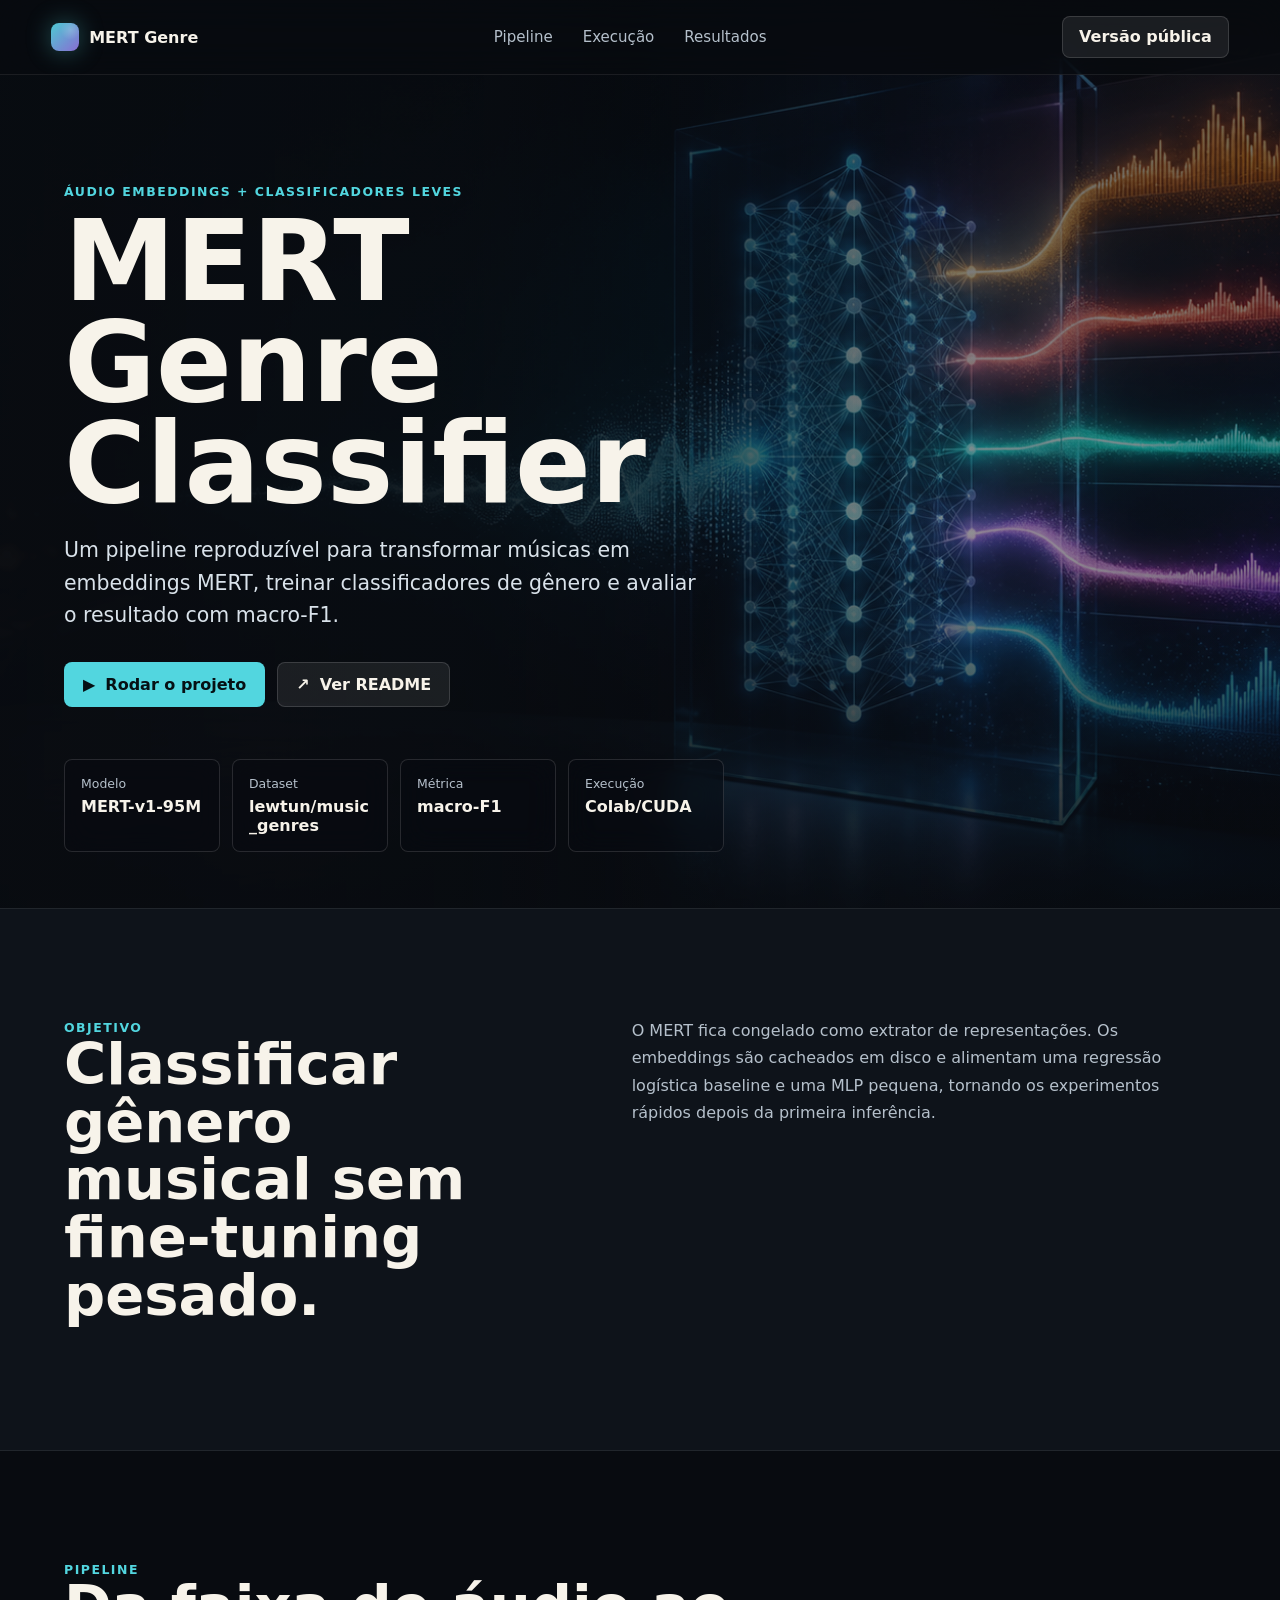
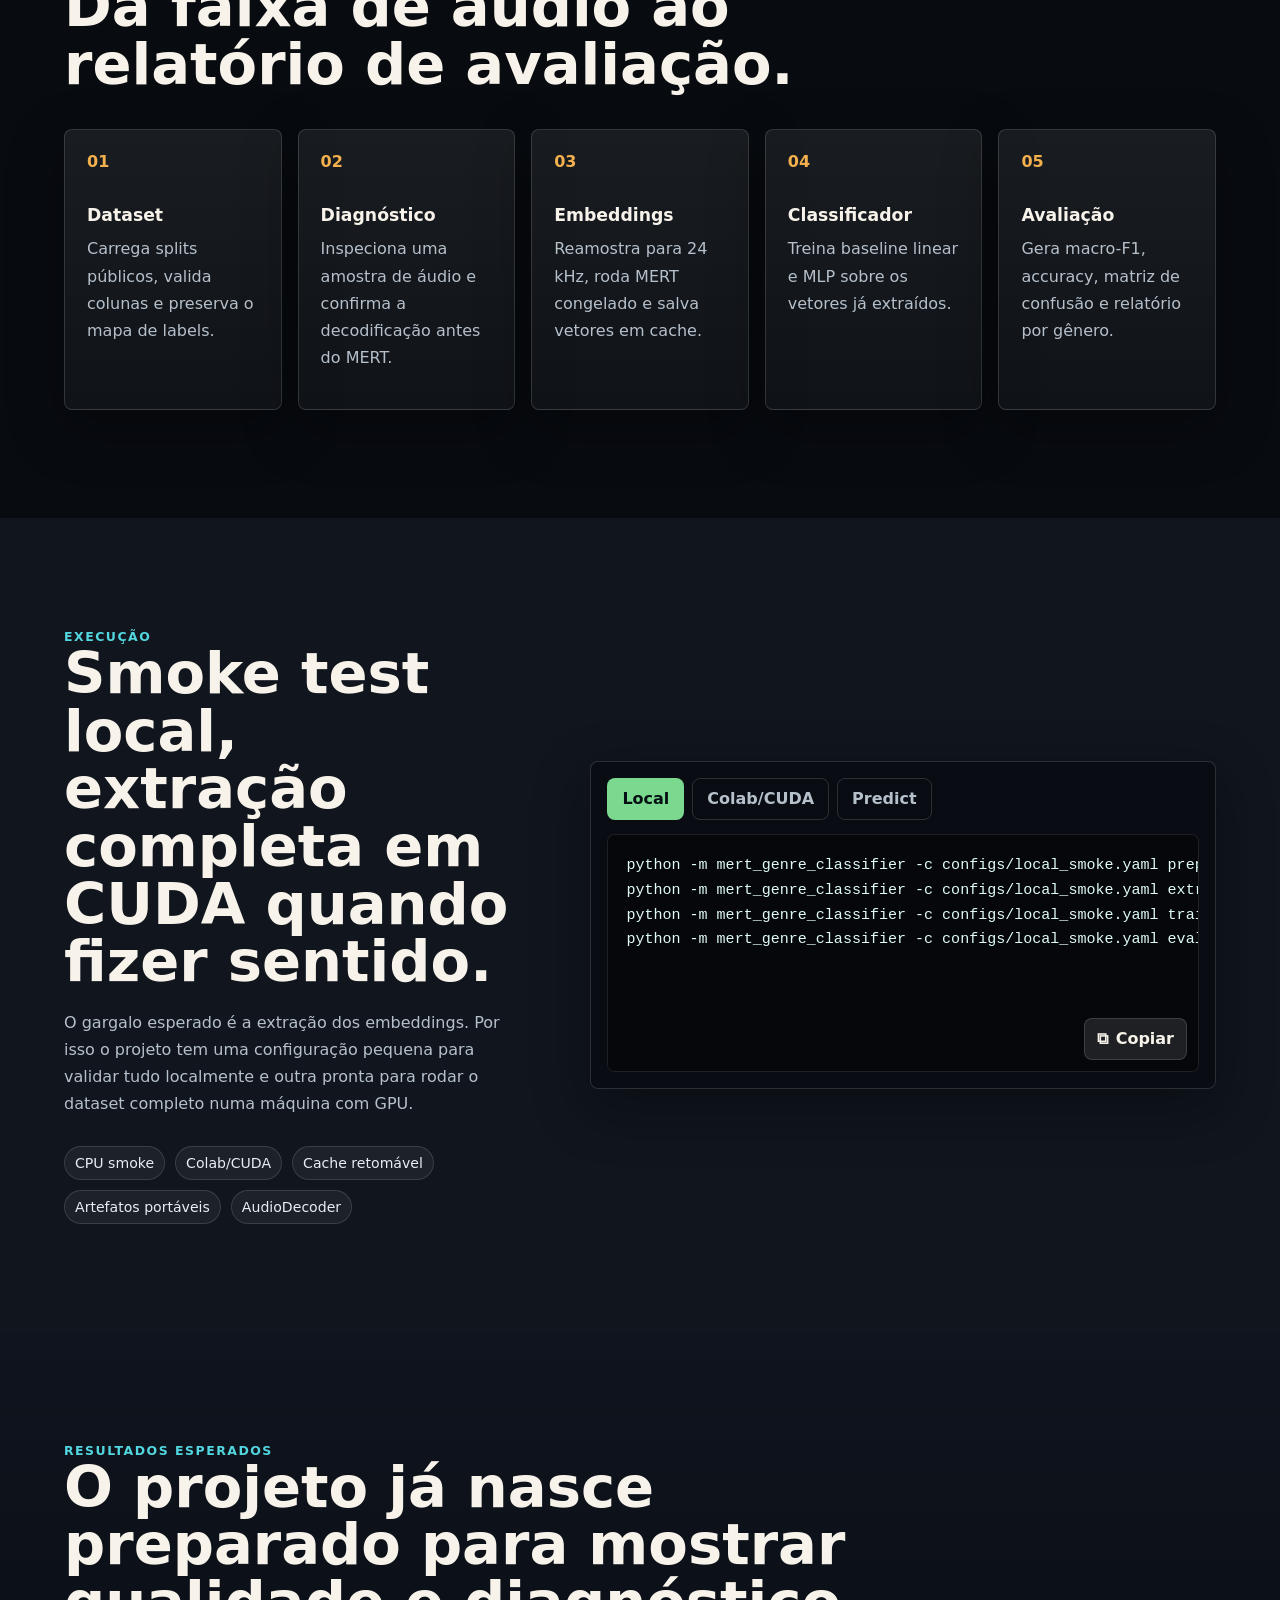
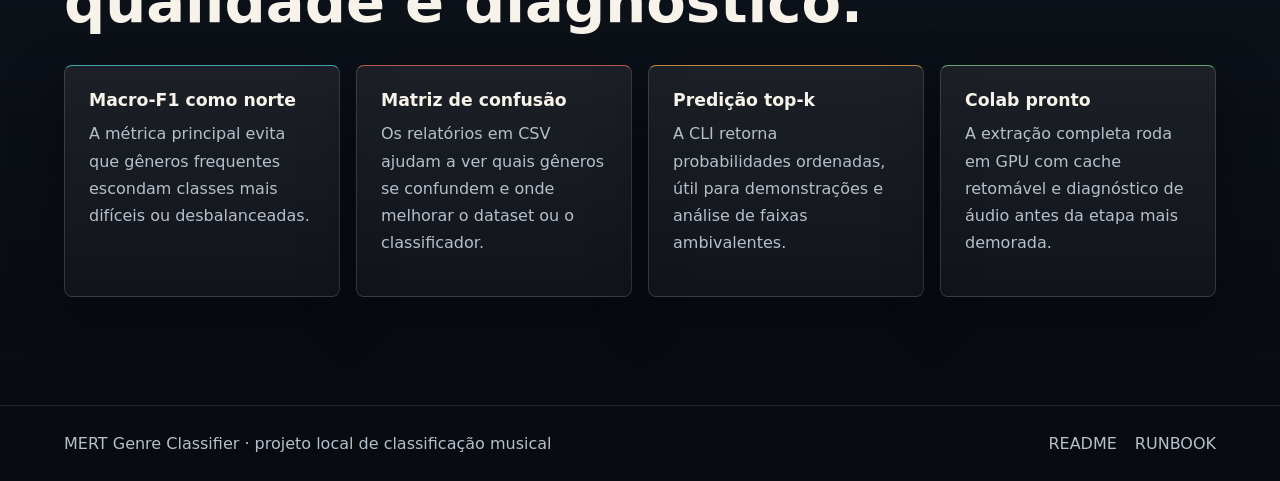
<file: site/index.html>
<!doctype html>
<html lang="pt-BR">
  <head>
    <meta charset="utf-8" />
    <meta name="viewport" content="width=device-width, initial-scale=1" />
    <meta
      name="description"
      content="Projeto de classificador de gêneros musicais com embeddings MERT congelados, pipeline local e execução CUDA opcional."
    />
    <title>MERT Genre Classifier</title>
    <link rel="stylesheet" href="styles.css" />
  </head>
  <body>
    <header class="site-header" aria-label="Navegação principal">
      <a class="brand" href="#top" aria-label="MERT Genre Classifier">
        <span class="brand-mark" aria-hidden="true"></span>
        <span>MERT Genre</span>
      </a>
      <nav class="nav-links" aria-label="Seções da página">
        <a href="#pipeline">Pipeline</a>
        <a href="#execucao">Execução</a>
        <a href="#resultados">Resultados</a>
      </nav>
      <a class="nav-action" href="publico.html">Versão pública</a>
    </header>

    <main id="top">
      <section class="hero" aria-labelledby="hero-title">
        <img
          class="hero-image"
          src="assets/mert-genre-hero.png"
          alt="Visual abstrato de uma onda sonora entrando em uma rede neural e saindo como faixas espectrais coloridas."
        />
        <div class="hero-shade" aria-hidden="true"></div>
        <div class="hero-content">
          <p class="eyebrow">Áudio embeddings + classificadores leves</p>
          <h1 id="hero-title">MERT Genre Classifier</h1>
          <p class="hero-copy">
            Um pipeline reproduzível para transformar músicas em embeddings MERT,
            treinar classificadores de gênero e avaliar o resultado com macro-F1.
          </p>
          <div class="hero-actions" aria-label="Ações principais">
            <a class="button button-primary" href="#execucao">
              <span aria-hidden="true">▶</span>
              Rodar o projeto
            </a>
            <a class="button button-secondary" href="../README.md">
              <span aria-hidden="true">↗</span>
              Ver README
            </a>
          </div>
          <dl class="hero-stats" aria-label="Resumo técnico">
            <div>
              <dt>Modelo</dt>
              <dd>MERT-v1-95M</dd>
            </div>
            <div>
              <dt>Dataset</dt>
              <dd>lewtun/music_genres</dd>
            </div>
            <div>
              <dt>Métrica</dt>
              <dd>macro-F1</dd>
            </div>
            <div>
              <dt>Execução</dt>
              <dd>Colab/CUDA</dd>
            </div>
          </dl>
        </div>
      </section>

      <section class="intro-band" aria-label="Resumo do projeto">
        <div class="intro-grid">
          <article>
            <span class="section-kicker">Objetivo</span>
            <h2>Classificar gênero musical sem fine-tuning pesado.</h2>
          </article>
          <p>
            O MERT fica congelado como extrator de representações. Os embeddings
            são cacheados em disco e alimentam uma regressão logística baseline e
            uma MLP pequena, tornando os experimentos rápidos depois da primeira
            inferência.
          </p>
        </div>
      </section>

      <section id="pipeline" class="section">
        <div class="section-heading">
          <span class="section-kicker">Pipeline</span>
          <h2>Da faixa de áudio ao relatório de avaliação.</h2>
        </div>
        <div class="flow" aria-label="Etapas do pipeline">
          <article class="flow-step">
            <span class="step-number">01</span>
            <h3>Dataset</h3>
            <p>Carrega splits públicos, valida colunas e preserva o mapa de labels.</p>
          </article>
          <article class="flow-step">
            <span class="step-number">02</span>
            <h3>Diagnóstico</h3>
            <p>Inspeciona uma amostra de áudio e confirma a decodificação antes do MERT.</p>
          </article>
          <article class="flow-step">
            <span class="step-number">03</span>
            <h3>Embeddings</h3>
            <p>Reamostra para 24 kHz, roda MERT congelado e salva vetores em cache.</p>
          </article>
          <article class="flow-step">
            <span class="step-number">04</span>
            <h3>Classificador</h3>
            <p>Treina baseline linear e MLP sobre os vetores já extraídos.</p>
          </article>
          <article class="flow-step">
            <span class="step-number">05</span>
            <h3>Avaliação</h3>
            <p>Gera macro-F1, accuracy, matriz de confusão e relatório por gênero.</p>
          </article>
        </div>
      </section>

      <section id="execucao" class="section split-section">
        <div class="section-copy">
          <span class="section-kicker">Execução</span>
          <h2>Smoke test local, extração completa em CUDA quando fizer sentido.</h2>
          <p>
            O gargalo esperado é a extração dos embeddings. Por isso o projeto
            tem uma configuração pequena para validar tudo localmente e outra
            pronta para rodar o dataset completo numa máquina com GPU.
          </p>
          <div class="tag-row" aria-label="Modos de execução">
            <span>CPU smoke</span>
            <span>Colab/CUDA</span>
            <span>Cache retomável</span>
            <span>Artefatos portáveis</span>
            <span>AudioDecoder</span>
          </div>
        </div>
        <div class="terminal-panel" aria-label="Comandos principais">
          <div class="terminal-tabs" role="tablist" aria-label="Escolha do comando">
            <button class="tab-button active" type="button" data-tab="local">Local</button>
            <button class="tab-button" type="button" data-tab="cuda">Colab/CUDA</button>
            <button class="tab-button" type="button" data-tab="predict">Predict</button>
          </div>
          <pre class="code-block active" data-panel="local"><code>python -m mert_genre_classifier -c configs/local_smoke.yaml prepare-data
python -m mert_genre_classifier -c configs/local_smoke.yaml extract-embeddings --resume
python -m mert_genre_classifier -c configs/local_smoke.yaml train
python -m mert_genre_classifier -c configs/local_smoke.yaml evaluate</code></pre>
          <pre class="code-block" data-panel="cuda"><code>python -m pip install -e ".[dev]"
python -m mert_genre_classifier -c configs/full_cuda.yaml prepare-data
python -m mert_genre_classifier -c configs/full_cuda.yaml inspect-audio --split train --index 0
python -m mert_genre_classifier -c configs/full_cuda.yaml extract-embeddings --split train --resume
python -m mert_genre_classifier -c configs/full_cuda.yaml extract-embeddings --split test --resume</code></pre>
          <pre class="code-block" data-panel="predict"><code>python -m mert_genre_classifier -c configs/full_cuda.yaml predict caminho/para/musica.wav --model mlp --top-k 5</code></pre>
          <button class="copy-button" type="button" data-copy-active>
            <span aria-hidden="true">⧉</span>
            Copiar
          </button>
        </div>
      </section>

      <section id="resultados" class="section results-section">
        <div class="section-heading">
          <span class="section-kicker">Resultados esperados</span>
          <h2>O projeto já nasce preparado para mostrar qualidade e diagnóstico.</h2>
        </div>
        <div class="result-grid">
          <article>
            <h3>Macro-F1 como norte</h3>
            <p>
              A métrica principal evita que gêneros frequentes escondam classes
              mais difíceis ou desbalanceadas.
            </p>
          </article>
          <article>
            <h3>Matriz de confusão</h3>
            <p>
              Os relatórios em CSV ajudam a ver quais gêneros se confundem e
              onde melhorar o dataset ou o classificador.
            </p>
          </article>
          <article>
            <h3>Predição top-k</h3>
            <p>
              A CLI retorna probabilidades ordenadas, útil para demonstrações e
              análise de faixas ambivalentes.
            </p>
          </article>
          <article>
            <h3>Colab pronto</h3>
            <p>
              A extração completa roda em GPU com cache retomável e diagnóstico
              de áudio antes da etapa mais demorada.
            </p>
          </article>
        </div>
      </section>
    </main>

    <footer class="site-footer">
      <p>MERT Genre Classifier · projeto local de classificação musical</p>
      <div>
        <a href="../README.md">README</a>
        <a href="../RUNBOOK.md">RUNBOOK</a>
      </div>
    </footer>

    <script src="main.js"></script>
  </body>
</html>
</file>
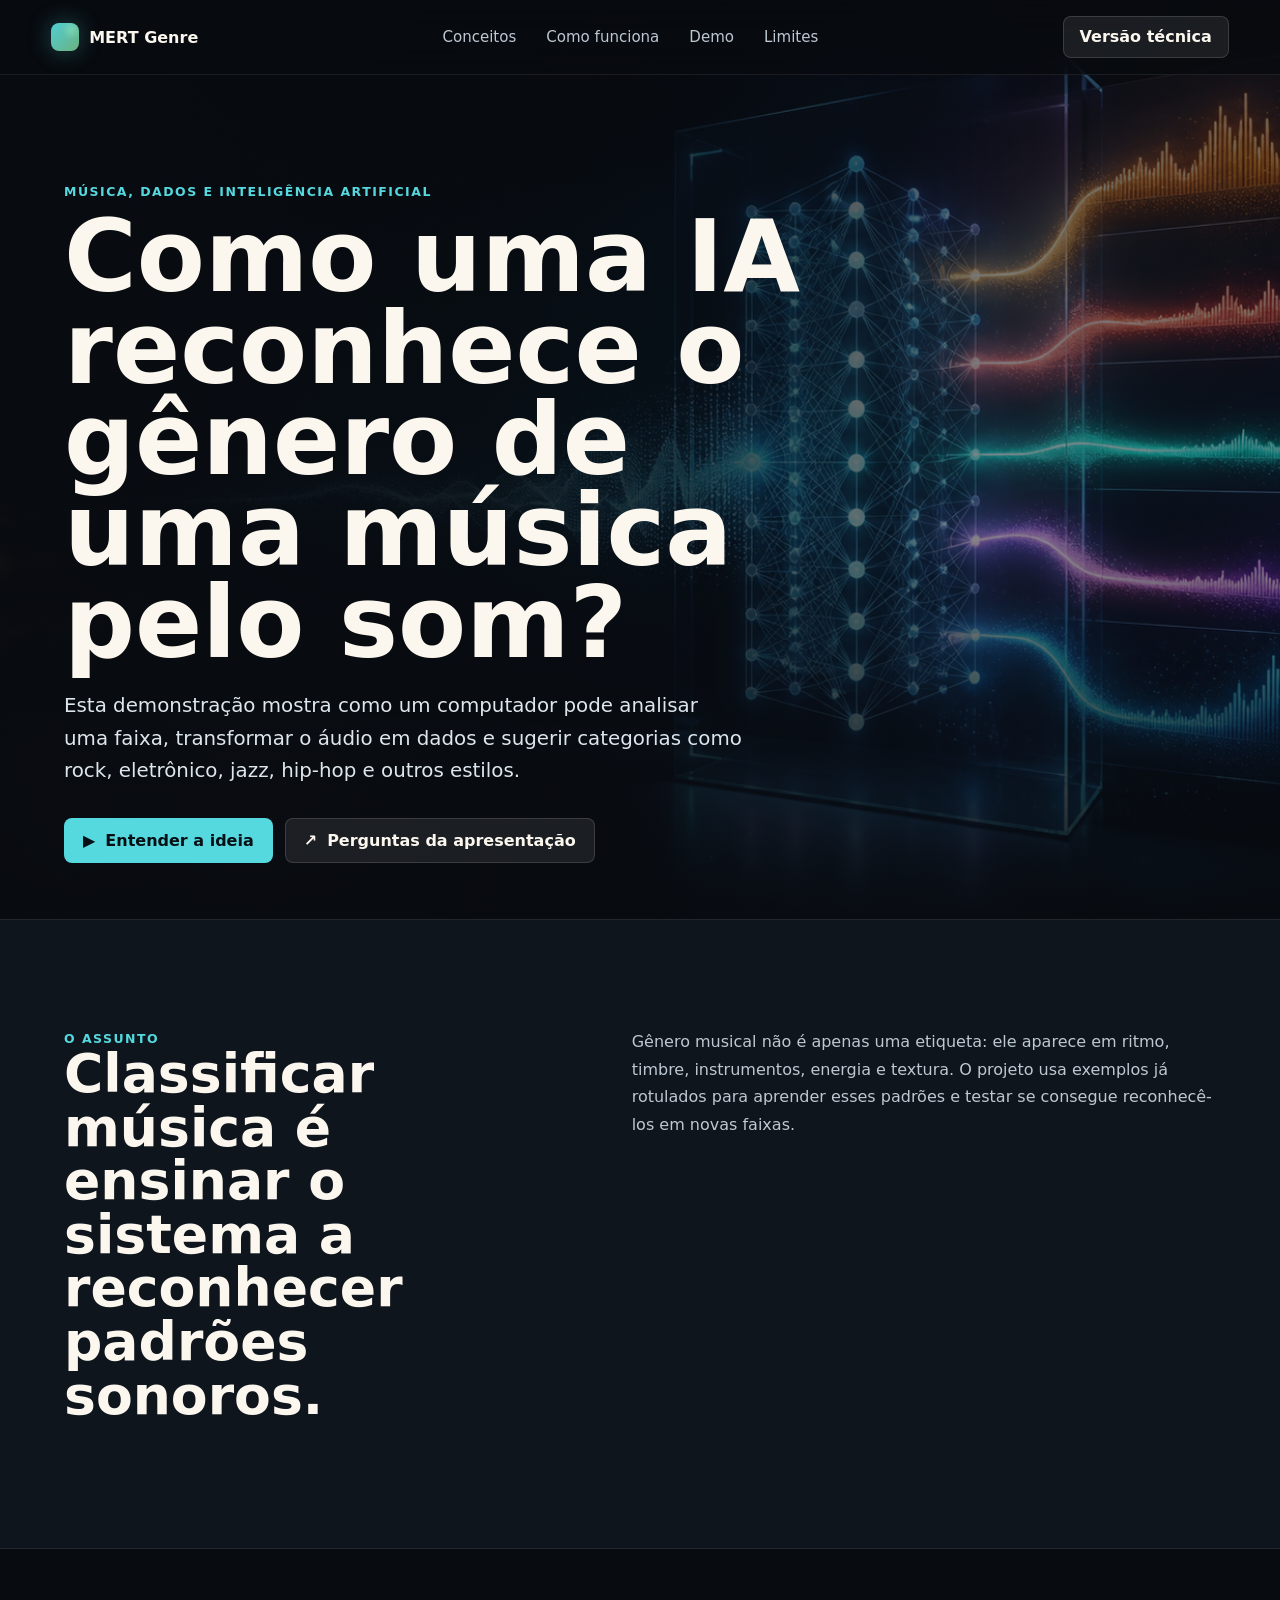
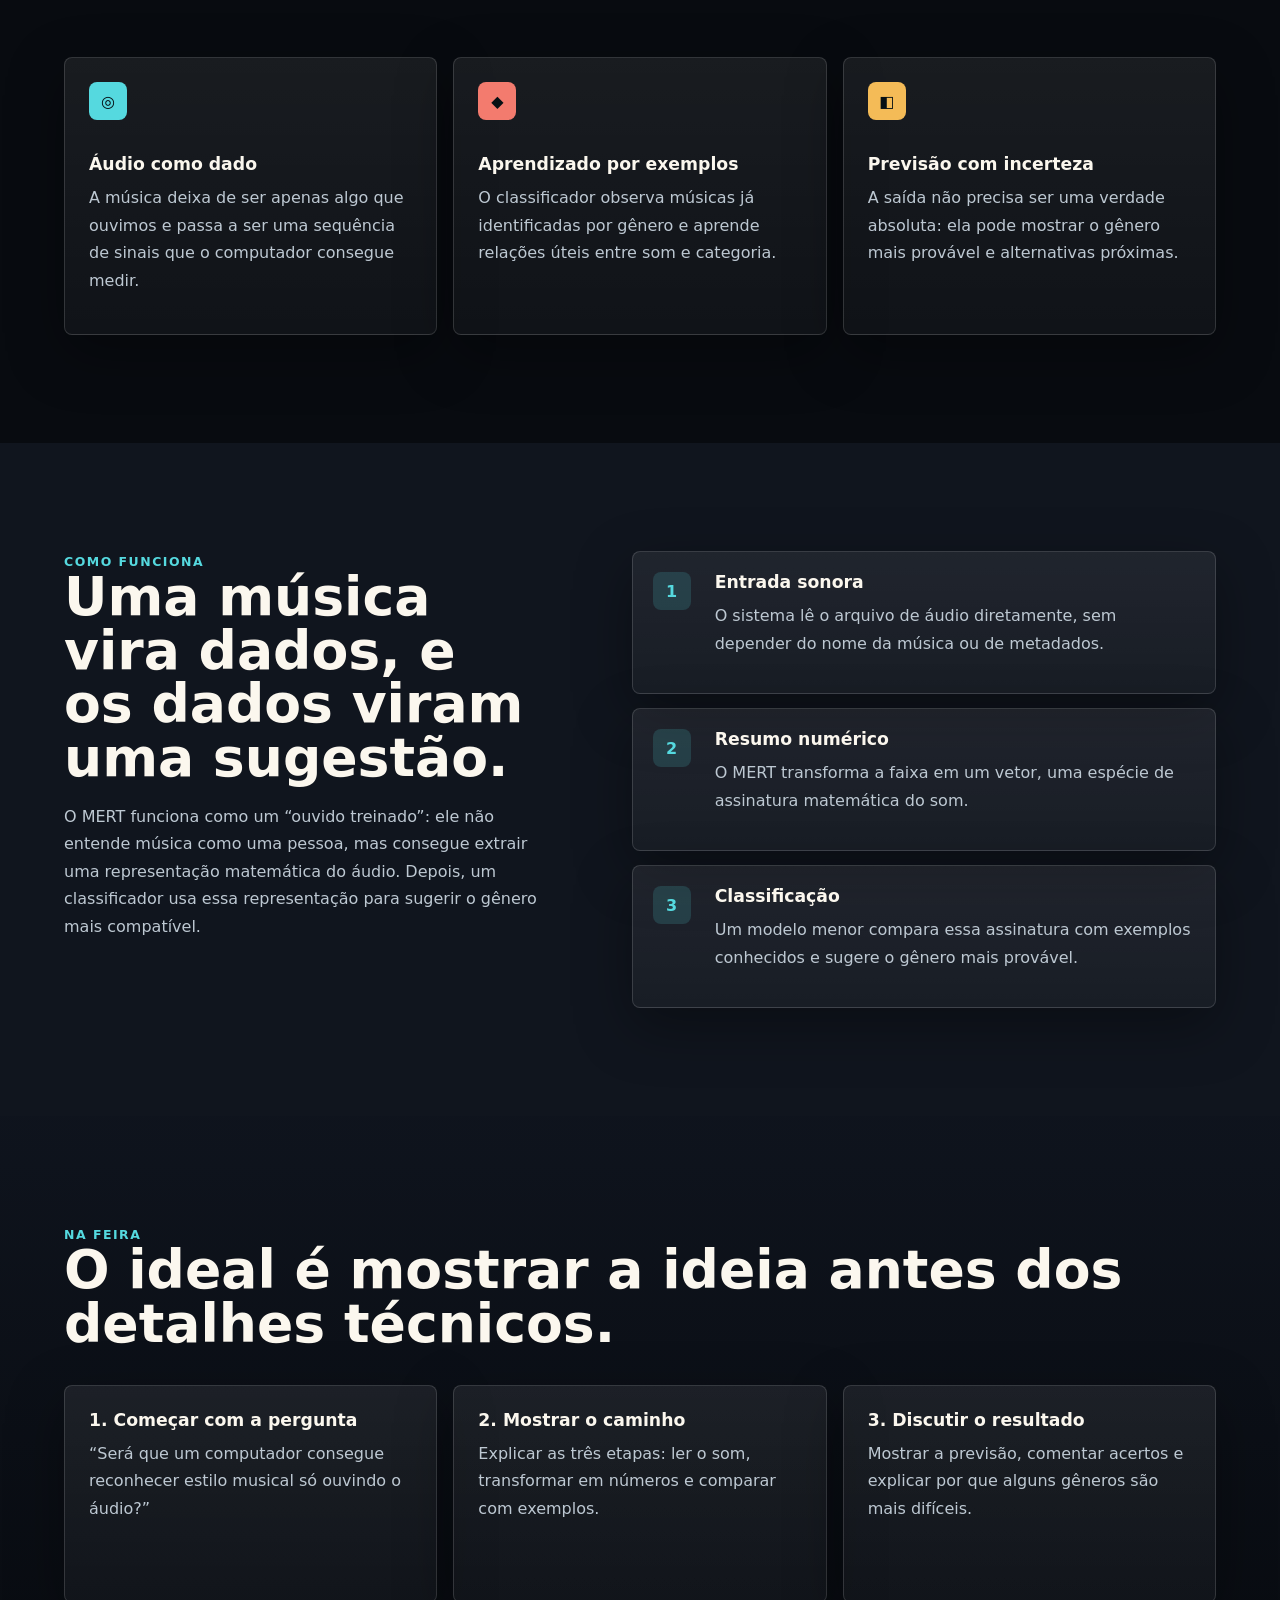
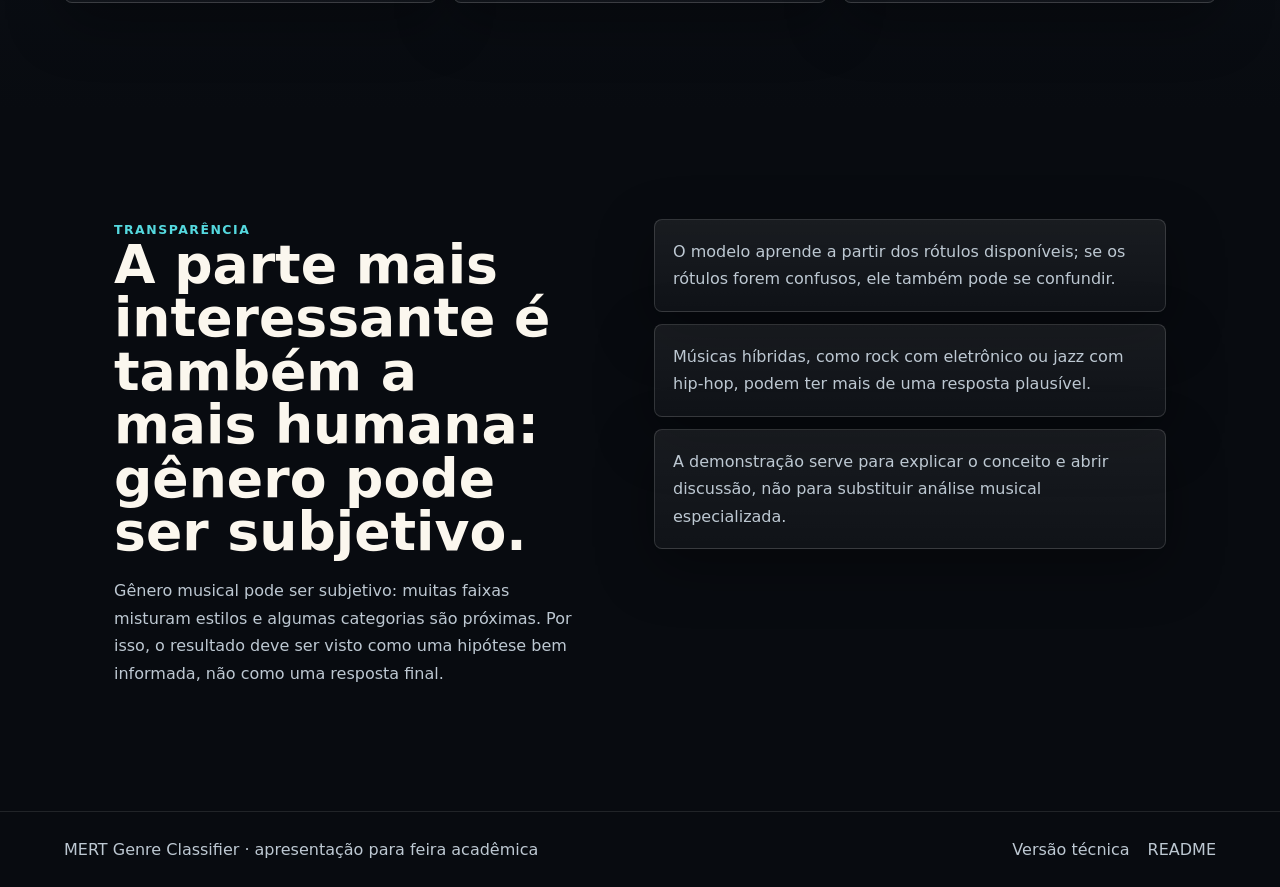
<file: site/publico.html>
<!doctype html>
<html lang="pt-BR">
  <head>
    <meta charset="utf-8" />
    <meta name="viewport" content="width=device-width, initial-scale=1" />
    <meta
      name="description"
      content="Apresentação para feira acadêmica do MERT Genre Classifier, um projeto que identifica gêneros musicais a partir do áudio."
    />
    <title>MERT Genre Classifier · Feira Acadêmica</title>
    <link rel="stylesheet" href="publico.css" />
  </head>
  <body>
    <header class="topbar" aria-label="Navegação principal">
      <a class="brand" href="#inicio" aria-label="MERT Genre Classifier">
        <span class="brand-mark" aria-hidden="true"></span>
        <span>MERT Genre</span>
      </a>
      <nav class="nav" aria-label="Seções">
        <a href="#conceitos">Conceitos</a>
        <a href="#como-funciona">Como funciona</a>
        <a href="#demo">Demo</a>
        <a href="#limites">Limites</a>
      </nav>
      <a class="top-action" href="index.html">Versão técnica</a>
    </header>

    <main id="inicio">
      <section class="hero" aria-labelledby="hero-title">
        <img
          class="hero-image"
          src="assets/mert-genre-hero.png"
          alt="Onda sonora passando por uma rede inteligente e se separando em faixas coloridas."
        />
        <div class="hero-shade" aria-hidden="true"></div>
        <div class="hero-content">
          <p class="eyebrow">Música, dados e inteligência artificial</p>
          <h1 id="hero-title">Como uma IA reconhece o gênero de uma música pelo som?</h1>
          <p class="hero-copy">
            Esta demonstração mostra como um computador pode analisar uma faixa,
            transformar o áudio em dados e sugerir categorias como rock,
            eletrônico, jazz, hip-hop e outros estilos.
          </p>
          <div class="hero-actions" aria-label="Ações principais">
            <a class="button primary" href="#como-funciona">
              <span aria-hidden="true">▶</span>
              Entender a ideia
            </a>
            <a class="button secondary" href="../PERGUNTAS_PREPARACAO.md">
              <span aria-hidden="true">↗</span>
              Perguntas da apresentação
            </a>
          </div>
        </div>
      </section>

      <section id="conceitos" class="band">
        <div class="band-grid">
          <article>
            <span class="section-kicker">O assunto</span>
            <h2>Classificar música é ensinar o sistema a reconhecer padrões sonoros.</h2>
          </article>
          <p>
            Gênero musical não é apenas uma etiqueta: ele aparece em ritmo,
            timbre, instrumentos, energia e textura. O projeto usa exemplos já
            rotulados para aprender esses padrões e testar se consegue
            reconhecê-los em novas faixas.
          </p>
        </div>
      </section>

      <section class="section">
        <div class="value-grid" aria-label="Conceitos principais">
          <article>
            <span class="tile-icon" aria-hidden="true">◎</span>
            <h3>Áudio como dado</h3>
            <p>A música deixa de ser apenas algo que ouvimos e passa a ser uma sequência de sinais que o computador consegue medir.</p>
          </article>
          <article>
            <span class="tile-icon coral" aria-hidden="true">◆</span>
            <h3>Aprendizado por exemplos</h3>
            <p>O classificador observa músicas já identificadas por gênero e aprende relações úteis entre som e categoria.</p>
          </article>
          <article>
            <span class="tile-icon amber" aria-hidden="true">◧</span>
            <h3>Previsão com incerteza</h3>
            <p>A saída não precisa ser uma verdade absoluta: ela pode mostrar o gênero mais provável e alternativas próximas.</p>
          </article>
        </div>
      </section>

      <section id="como-funciona" class="section split">
        <div class="section-copy">
          <span class="section-kicker">Como funciona</span>
          <h2>Uma música vira dados, e os dados viram uma sugestão.</h2>
          <p>
            O MERT funciona como um “ouvido treinado”: ele não entende música
            como uma pessoa, mas consegue extrair uma representação matemática do
            áudio. Depois, um classificador usa essa representação para sugerir
            o gênero mais compatível.
          </p>
        </div>
        <ol class="simple-steps">
          <li>
            <span>1</span>
            <div>
              <h3>Entrada sonora</h3>
              <p>O sistema lê o arquivo de áudio diretamente, sem depender do nome da música ou de metadados.</p>
            </div>
          </li>
          <li>
            <span>2</span>
            <div>
              <h3>Resumo numérico</h3>
              <p>O MERT transforma a faixa em um vetor, uma espécie de assinatura matemática do som.</p>
            </div>
          </li>
          <li>
            <span>3</span>
            <div>
              <h3>Classificação</h3>
              <p>Um modelo menor compara essa assinatura com exemplos conhecidos e sugere o gênero mais provável.</p>
            </div>
          </li>
        </ol>
      </section>

      <section id="demo" class="section demo-section">
        <div class="section-heading">
          <span class="section-kicker">Na feira</span>
          <h2>O ideal é mostrar a ideia antes dos detalhes técnicos.</h2>
        </div>
        <div class="demo-grid">
          <article>
            <h3>1. Começar com a pergunta</h3>
            <p>“Será que um computador consegue reconhecer estilo musical só ouvindo o áudio?”</p>
          </article>
          <article>
            <h3>2. Mostrar o caminho</h3>
            <p>Explicar as três etapas: ler o som, transformar em números e comparar com exemplos.</p>
          </article>
          <article>
            <h3>3. Discutir o resultado</h3>
            <p>Mostrar a previsão, comentar acertos e explicar por que alguns gêneros são mais difíceis.</p>
          </article>
        </div>
      </section>

      <section id="limites" class="section limits">
        <div class="section-copy">
          <span class="section-kicker">Transparência</span>
          <h2>A parte mais interessante é também a mais humana: gênero pode ser subjetivo.</h2>
          <p>
            Gênero musical pode ser subjetivo: muitas faixas misturam estilos e
            algumas categorias são próximas. Por isso, o resultado deve ser
            visto como uma hipótese bem informada, não como uma resposta final.
          </p>
        </div>
        <div class="limit-list" aria-label="Limites do projeto">
          <p>O modelo aprende a partir dos rótulos disponíveis; se os rótulos forem confusos, ele também pode se confundir.</p>
          <p>Músicas híbridas, como rock com eletrônico ou jazz com hip-hop, podem ter mais de uma resposta plausível.</p>
          <p>A demonstração serve para explicar o conceito e abrir discussão, não para substituir análise musical especializada.</p>
        </div>
      </section>
    </main>

    <footer class="footer">
      <p>MERT Genre Classifier · apresentação para feira acadêmica</p>
      <div>
        <a href="index.html">Versão técnica</a>
        <a href="../README.md">README</a>
      </div>
    </footer>
  </body>
</html>
</file>
<file: site/styles.css>
:root {
  color-scheme: dark;
  --bg: #080b10;
  --surface: #101722;
  --surface-2: #151c2a;
  --text: #f7f3ea;
  --muted: #b5c0cb;
  --line: rgba(255, 255, 255, 0.14);
  --cyan: #52d6df;
  --coral: #f06e67;
  --amber: #f4b04d;
  --violet: #a783ff;
  --green: #7bd88f;
  --shadow: 0 18px 54px rgba(0, 0, 0, 0.34);
}

* {
  box-sizing: border-box;
}

html {
  scroll-behavior: smooth;
}

body {
  margin: 0;
  background: var(--bg);
  color: var(--text);
  font-family:
    Inter, ui-sans-serif, system-ui, -apple-system, BlinkMacSystemFont, "Segoe UI",
    sans-serif;
  letter-spacing: 0;
}

a {
  color: inherit;
  text-decoration: none;
}

.site-header {
  position: fixed;
  top: 0;
  left: 0;
  right: 0;
  z-index: 20;
  display: flex;
  align-items: center;
  justify-content: space-between;
  gap: 18px;
  padding: 16px clamp(18px, 4vw, 64px);
  background: rgba(8, 11, 16, 0.68);
  border-bottom: 1px solid rgba(255, 255, 255, 0.08);
  backdrop-filter: blur(18px);
}

.brand,
.nav-links,
.hero-actions,
.tag-row,
.site-footer div {
  display: flex;
  align-items: center;
}

.brand {
  min-width: 0;
  gap: 10px;
  font-weight: 760;
  white-space: nowrap;
}

.brand-mark {
  width: 28px;
  height: 28px;
  border-radius: 8px;
  background:
    linear-gradient(135deg, rgba(82, 214, 223, 0.95), rgba(167, 131, 255, 0.82)),
    radial-gradient(circle at 70% 24%, rgba(244, 176, 77, 0.95), transparent 35%);
  box-shadow: 0 0 24px rgba(82, 214, 223, 0.35);
}

.nav-links {
  gap: clamp(12px, 3vw, 30px);
  color: var(--muted);
  font-size: 0.94rem;
}

.nav-links a:hover,
.site-footer a:hover {
  color: var(--cyan);
}

.nav-action,
.button,
.copy-button,
.tab-button {
  min-height: 42px;
  border: 1px solid var(--line);
  border-radius: 8px;
  font: inherit;
  font-weight: 700;
  letter-spacing: 0;
}

.nav-action {
  padding: 10px 16px;
  background: rgba(255, 255, 255, 0.08);
}

.hero {
  position: relative;
  min-height: 92vh;
  display: grid;
  align-items: center;
  overflow: hidden;
  isolation: isolate;
  padding: 112px clamp(18px, 5vw, 76px) 56px;
}

.hero-image,
.hero-shade {
  position: absolute;
  inset: 0;
  width: 100%;
  height: 100%;
}

.hero-image {
  z-index: -3;
  object-fit: cover;
  object-position: center;
}

.hero-shade {
  z-index: -2;
  background:
    linear-gradient(90deg, rgba(8, 11, 16, 0.96) 0%, rgba(8, 11, 16, 0.86) 36%, rgba(8, 11, 16, 0.32) 74%),
    linear-gradient(180deg, rgba(8, 11, 16, 0.42), rgba(8, 11, 16, 0.18) 60%, rgba(8, 11, 16, 0.94));
}

.hero-content {
  width: min(690px, 100%);
  padding-top: 8vh;
}

.eyebrow,
.section-kicker {
  color: var(--cyan);
  font-size: 0.78rem;
  font-weight: 800;
  letter-spacing: 0.12em;
  text-transform: uppercase;
}

h1,
h2,
h3,
p {
  margin-top: 0;
}

h1 {
  max-width: 12ch;
  margin-bottom: 20px;
  font-size: 7rem;
  line-height: 0.9;
  letter-spacing: 0;
}

h2 {
  margin-bottom: 18px;
  font-size: 3.6rem;
  line-height: 1;
  letter-spacing: 0;
}

h3 {
  margin-bottom: 10px;
  font-size: 1.08rem;
  letter-spacing: 0;
}

.hero-copy {
  max-width: 640px;
  color: #d9e2ea;
  font-size: 1.28rem;
  line-height: 1.6;
}

.hero-actions {
  flex-wrap: wrap;
  gap: 12px;
  margin-top: 30px;
}

.button {
  display: inline-flex;
  align-items: center;
  justify-content: center;
  gap: 10px;
  padding: 12px 18px;
}

.button-primary {
  border-color: rgba(82, 214, 223, 0.6);
  background: var(--cyan);
  color: #061014;
}

.button-secondary {
  background: rgba(255, 255, 255, 0.08);
}

.hero-stats {
  display: grid;
  grid-template-columns: repeat(auto-fit, minmax(145px, 1fr));
  gap: 12px;
  width: min(660px, 100%);
  margin: 52px 0 0;
}

.hero-stats div {
  min-width: 0;
  padding: 16px;
  border: 1px solid rgba(255, 255, 255, 0.13);
  border-radius: 8px;
  background: rgba(8, 11, 16, 0.44);
  backdrop-filter: blur(14px);
}

.hero-stats dt {
  color: var(--muted);
  font-size: 0.78rem;
}

.hero-stats dd {
  margin: 6px 0 0;
  overflow-wrap: anywhere;
  font-weight: 800;
}

.intro-band,
.section {
  padding: clamp(54px, 9vw, 108px) clamp(18px, 5vw, 76px);
}

.intro-band {
  background: #0e131a;
  border-top: 1px solid rgba(255, 255, 255, 0.08);
  border-bottom: 1px solid rgba(255, 255, 255, 0.08);
}

.intro-grid {
  display: grid;
  grid-template-columns: minmax(0, 0.9fr) minmax(280px, 1.1fr);
  gap: clamp(28px, 7vw, 90px);
  max-width: 1180px;
  margin: 0 auto;
  align-items: start;
}

.intro-grid p,
.section-copy p,
.result-grid p,
.flow-step p {
  color: var(--muted);
  line-height: 1.7;
}

.section-heading,
.section-copy {
  max-width: 880px;
}

.flow {
  display: grid;
  grid-template-columns: repeat(auto-fit, minmax(190px, 1fr));
  gap: 16px;
  margin-top: 36px;
}

.flow-step,
.result-grid article,
.terminal-panel {
  border: 1px solid var(--line);
  border-radius: 8px;
  background: linear-gradient(180deg, rgba(255, 255, 255, 0.07), rgba(255, 255, 255, 0.035));
  box-shadow: var(--shadow);
}

.flow-step {
  min-height: 220px;
  padding: 22px;
}

.step-number {
  display: block;
  margin-bottom: 34px;
  color: var(--amber);
  font-weight: 850;
}

.split-section {
  display: grid;
  grid-template-columns: minmax(0, 0.85fr) minmax(360px, 1.15fr);
  gap: clamp(28px, 5vw, 78px);
  align-items: center;
  background: #10151e;
}

.tag-row {
  flex-wrap: wrap;
  gap: 10px;
  margin-top: 28px;
}

.tag-row span {
  padding: 8px 10px;
  border: 1px solid rgba(255, 255, 255, 0.13);
  border-radius: 999px;
  color: #e8eef4;
  background: rgba(255, 255, 255, 0.055);
  font-size: 0.88rem;
}

.terminal-panel {
  position: relative;
  min-width: 0;
  padding: 16px;
  background: #090d13;
}

.terminal-tabs {
  display: flex;
  gap: 8px;
  margin-bottom: 14px;
}

.tab-button {
  cursor: pointer;
  padding: 8px 14px;
  color: var(--muted);
  background: transparent;
}

.tab-button.active {
  color: #061014;
  border-color: transparent;
  background: var(--green);
}

.code-block {
  display: none;
  min-height: 238px;
  margin: 0;
  padding: 18px;
  overflow-x: auto;
  border: 1px solid rgba(255, 255, 255, 0.1);
  border-radius: 8px;
  background: #05070b;
  color: #dffaf7;
  font-size: 0.94rem;
  line-height: 1.65;
}

.code-block.active {
  display: block;
}

.copy-button {
  position: absolute;
  right: 28px;
  bottom: 28px;
  cursor: pointer;
  display: inline-flex;
  align-items: center;
  gap: 8px;
  padding: 8px 12px;
  color: var(--text);
  background: rgba(255, 255, 255, 0.1);
}

.results-section {
  background:
    linear-gradient(180deg, rgba(21, 28, 42, 0.54), rgba(8, 11, 16, 0)),
    var(--bg);
}

.result-grid {
  display: grid;
  grid-template-columns: repeat(auto-fit, minmax(230px, 1fr));
  gap: 16px;
  margin-top: 34px;
}

.result-grid article {
  padding: 24px;
}

.result-grid article:nth-child(1) {
  border-top-color: rgba(82, 214, 223, 0.75);
}

.result-grid article:nth-child(2) {
  border-top-color: rgba(240, 110, 103, 0.75);
}

.result-grid article:nth-child(3) {
  border-top-color: rgba(244, 176, 77, 0.75);
}

.result-grid article:nth-child(4) {
  border-top-color: rgba(123, 216, 143, 0.75);
}

.site-footer {
  display: flex;
  align-items: center;
  justify-content: space-between;
  gap: 20px;
  padding: 28px clamp(18px, 5vw, 76px);
  border-top: 1px solid rgba(255, 255, 255, 0.1);
  color: var(--muted);
}

.site-footer p {
  margin: 0;
}

.site-footer div {
  gap: 18px;
}

@media (max-width: 900px) {
  .site-header {
    position: absolute;
  }

  .nav-links {
    display: none;
  }

  .hero {
    min-height: 88vh;
  }

  h1 {
    font-size: 5rem;
  }

  h2 {
    font-size: 2.75rem;
  }

  .hero-copy {
    font-size: 1.16rem;
  }

  .code-block {
    font-size: 0.86rem;
  }

  .hero-shade {
    background:
      linear-gradient(90deg, rgba(8, 11, 16, 0.96), rgba(8, 11, 16, 0.78)),
      linear-gradient(180deg, rgba(8, 11, 16, 0.28), rgba(8, 11, 16, 0.95));
  }

  .intro-grid,
  .split-section {
    grid-template-columns: 1fr;
  }

  .flow,
  .result-grid {
    grid-template-columns: repeat(2, minmax(0, 1fr));
  }
}

@media (max-width: 620px) {
  .site-header {
    padding: 14px 16px;
  }

  .nav-action {
    display: none;
  }

  .hero {
    padding: 96px 18px 38px;
  }

  h1 {
    font-size: 3.55rem;
  }

  h2 {
    font-size: 2.15rem;
  }

  .hero-copy {
    font-size: 1.05rem;
  }

  .hero-stats,
  .flow,
  .result-grid {
    grid-template-columns: 1fr;
  }

  .terminal-panel {
    padding: 12px;
  }

  .terminal-tabs {
    overflow-x: auto;
  }

  .code-block {
    min-height: 260px;
    padding: 14px;
    font-size: 0.78rem;
  }

  .copy-button {
    position: static;
    margin-top: 12px;
    width: 100%;
    justify-content: center;
  }

  .site-footer {
    align-items: flex-start;
    flex-direction: column;
  }
}
</file>
<file: site/publico.css>
:root {
  color-scheme: dark;
  --bg: #080b10;
  --surface: #111821;
  --text: #fbf7ee;
  --muted: #bdc8d2;
  --line: rgba(255, 255, 255, 0.14);
  --cyan: #55d9df;
  --coral: #f37b6e;
  --amber: #f4bb57;
  --green: #83d89a;
  --shadow: 0 18px 56px rgba(0, 0, 0, 0.34);
}

* {
  box-sizing: border-box;
}

html {
  scroll-behavior: smooth;
}

body {
  margin: 0;
  background: var(--bg);
  color: var(--text);
  font-family:
    Inter, ui-sans-serif, system-ui, -apple-system, BlinkMacSystemFont, "Segoe UI",
    sans-serif;
  letter-spacing: 0;
}

a {
  color: inherit;
  text-decoration: none;
}

.topbar {
  position: fixed;
  inset: 0 0 auto;
  z-index: 20;
  display: flex;
  align-items: center;
  justify-content: space-between;
  gap: 18px;
  padding: 16px clamp(18px, 4vw, 64px);
  border-bottom: 1px solid rgba(255, 255, 255, 0.08);
  background: rgba(8, 11, 16, 0.68);
  backdrop-filter: blur(18px);
}

.brand,
.nav,
.hero-actions,
.footer div {
  display: flex;
  align-items: center;
}

.brand {
  min-width: 0;
  gap: 10px;
  font-weight: 780;
  white-space: nowrap;
}

.brand-mark {
  width: 28px;
  height: 28px;
  border-radius: 8px;
  background:
    linear-gradient(135deg, rgba(85, 217, 223, 0.95), rgba(131, 216, 154, 0.82)),
    radial-gradient(circle at 72% 24%, rgba(244, 187, 87, 0.96), transparent 34%);
  box-shadow: 0 0 24px rgba(85, 217, 223, 0.32);
}

.nav {
  gap: clamp(12px, 3vw, 30px);
  color: var(--muted);
  font-size: 0.94rem;
}

.nav a:hover,
.footer a:hover {
  color: var(--cyan);
}

.top-action,
.button {
  min-height: 42px;
  border: 1px solid var(--line);
  border-radius: 8px;
  font-weight: 750;
}

.top-action {
  padding: 10px 16px;
  background: rgba(255, 255, 255, 0.08);
}

.hero {
  position: relative;
  min-height: 92vh;
  display: grid;
  align-items: center;
  overflow: hidden;
  isolation: isolate;
  padding: 112px clamp(18px, 5vw, 76px) 56px;
}

.hero-image,
.hero-shade {
  position: absolute;
  inset: 0;
  width: 100%;
  height: 100%;
}

.hero-image {
  z-index: -3;
  object-fit: cover;
  object-position: center;
}

.hero-shade {
  z-index: -2;
  background:
    linear-gradient(90deg, rgba(8, 11, 16, 0.96), rgba(8, 11, 16, 0.88) 38%, rgba(8, 11, 16, 0.35) 78%),
    linear-gradient(180deg, rgba(8, 11, 16, 0.38), rgba(8, 11, 16, 0.18) 58%, rgba(8, 11, 16, 0.96));
}

.hero-content {
  width: min(740px, 100%);
  padding-top: 8vh;
}

.eyebrow,
.section-kicker {
  color: var(--cyan);
  font-size: 0.78rem;
  font-weight: 830;
  letter-spacing: 0.12em;
  text-transform: uppercase;
}

h1,
h2,
h3,
p {
  margin-top: 0;
}

h1 {
  max-width: 12ch;
  margin-bottom: 22px;
  font-size: 6.2rem;
  line-height: 0.92;
  letter-spacing: 0;
}

h2 {
  margin-bottom: 18px;
  font-size: 3.35rem;
  line-height: 1;
  letter-spacing: 0;
}

h3 {
  margin-bottom: 10px;
  font-size: 1.08rem;
  letter-spacing: 0;
}

.hero-copy {
  max-width: 680px;
  color: #dce6ec;
  font-size: 1.24rem;
  line-height: 1.65;
}

.hero-actions {
  flex-wrap: wrap;
  gap: 12px;
  margin-top: 30px;
}

.button {
  display: inline-flex;
  align-items: center;
  justify-content: center;
  gap: 10px;
  padding: 12px 18px;
}

.button.primary {
  border-color: rgba(85, 217, 223, 0.62);
  background: var(--cyan);
  color: #061014;
}

.button.secondary {
  background: rgba(255, 255, 255, 0.08);
}

.band,
.section {
  padding: clamp(54px, 9vw, 108px) clamp(18px, 5vw, 76px);
}

.band {
  background: #0f151d;
  border-top: 1px solid rgba(255, 255, 255, 0.08);
  border-bottom: 1px solid rgba(255, 255, 255, 0.08);
}

.band-grid,
.split {
  display: grid;
  grid-template-columns: minmax(0, 0.9fr) minmax(280px, 1.1fr);
  gap: clamp(28px, 7vw, 90px);
  align-items: start;
}

.band-grid,
.section-heading,
.section-copy,
.value-grid,
.demo-grid,
.limits {
  max-width: 1180px;
  margin-inline: auto;
}

.band-grid p,
.section-copy p,
.value-grid p,
.simple-steps p,
.demo-grid p,
.limit-list p {
  color: var(--muted);
  line-height: 1.72;
}

.value-grid,
.demo-grid {
  display: grid;
  grid-template-columns: repeat(auto-fit, minmax(250px, 1fr));
  gap: 16px;
}

.value-grid article,
.demo-grid article,
.simple-steps li,
.limit-list p {
  border: 1px solid var(--line);
  border-radius: 8px;
  background: linear-gradient(180deg, rgba(255, 255, 255, 0.07), rgba(255, 255, 255, 0.035));
  box-shadow: var(--shadow);
}

.value-grid article,
.demo-grid article {
  min-height: 218px;
  padding: 24px;
}

.tile-icon {
  display: grid;
  width: 38px;
  height: 38px;
  margin-bottom: 34px;
  place-items: center;
  border-radius: 8px;
  color: #061014;
  background: var(--cyan);
  font-weight: 900;
}

.tile-icon.coral {
  background: var(--coral);
}

.tile-icon.amber {
  background: var(--amber);
}

.split {
  background: #10151e;
}

.simple-steps {
  display: grid;
  gap: 14px;
  margin: 0;
  padding: 0;
  list-style: none;
}

.simple-steps li {
  display: grid;
  grid-template-columns: 46px minmax(0, 1fr);
  gap: 16px;
  padding: 20px;
}

.simple-steps span {
  display: grid;
  width: 38px;
  height: 38px;
  place-items: center;
  border-radius: 8px;
  background: rgba(85, 217, 223, 0.16);
  color: var(--cyan);
  font-weight: 850;
}

.demo-section {
  background:
    linear-gradient(180deg, rgba(21, 28, 42, 0.5), rgba(8, 11, 16, 0)),
    var(--bg);
}

.demo-grid {
  margin-top: 34px;
}

.limits {
  display: grid;
  grid-template-columns: minmax(0, 0.95fr) minmax(280px, 1.05fr);
  gap: clamp(28px, 6vw, 80px);
  align-items: start;
}

.limit-list {
  display: grid;
  gap: 12px;
}

.limit-list p {
  margin: 0;
  padding: 18px;
}

.footer {
  display: flex;
  align-items: center;
  justify-content: space-between;
  gap: 20px;
  padding: 28px clamp(18px, 5vw, 76px);
  border-top: 1px solid rgba(255, 255, 255, 0.1);
  color: var(--muted);
}

.footer p {
  margin: 0;
}

.footer div {
  gap: 18px;
}

@media (max-width: 900px) {
  .topbar {
    position: absolute;
  }

  .nav {
    display: none;
  }

  h1 {
    font-size: 4.75rem;
  }

  h2 {
    font-size: 2.65rem;
  }

  .hero-copy {
    font-size: 1.14rem;
  }

  .band-grid,
  .split,
  .limits {
    grid-template-columns: 1fr;
  }
}

@media (max-width: 620px) {
  .topbar {
    padding: 14px 16px;
  }

  .top-action {
    display: none;
  }

  .hero {
    min-height: 88vh;
    padding: 96px 18px 40px;
  }

  h1 {
    font-size: 3.25rem;
  }

  h2 {
    font-size: 2.05rem;
  }

  .hero-copy {
    font-size: 1.04rem;
  }

  .simple-steps li {
    grid-template-columns: 1fr;
  }

  .footer {
    align-items: flex-start;
    flex-direction: column;
  }
}
</file>
